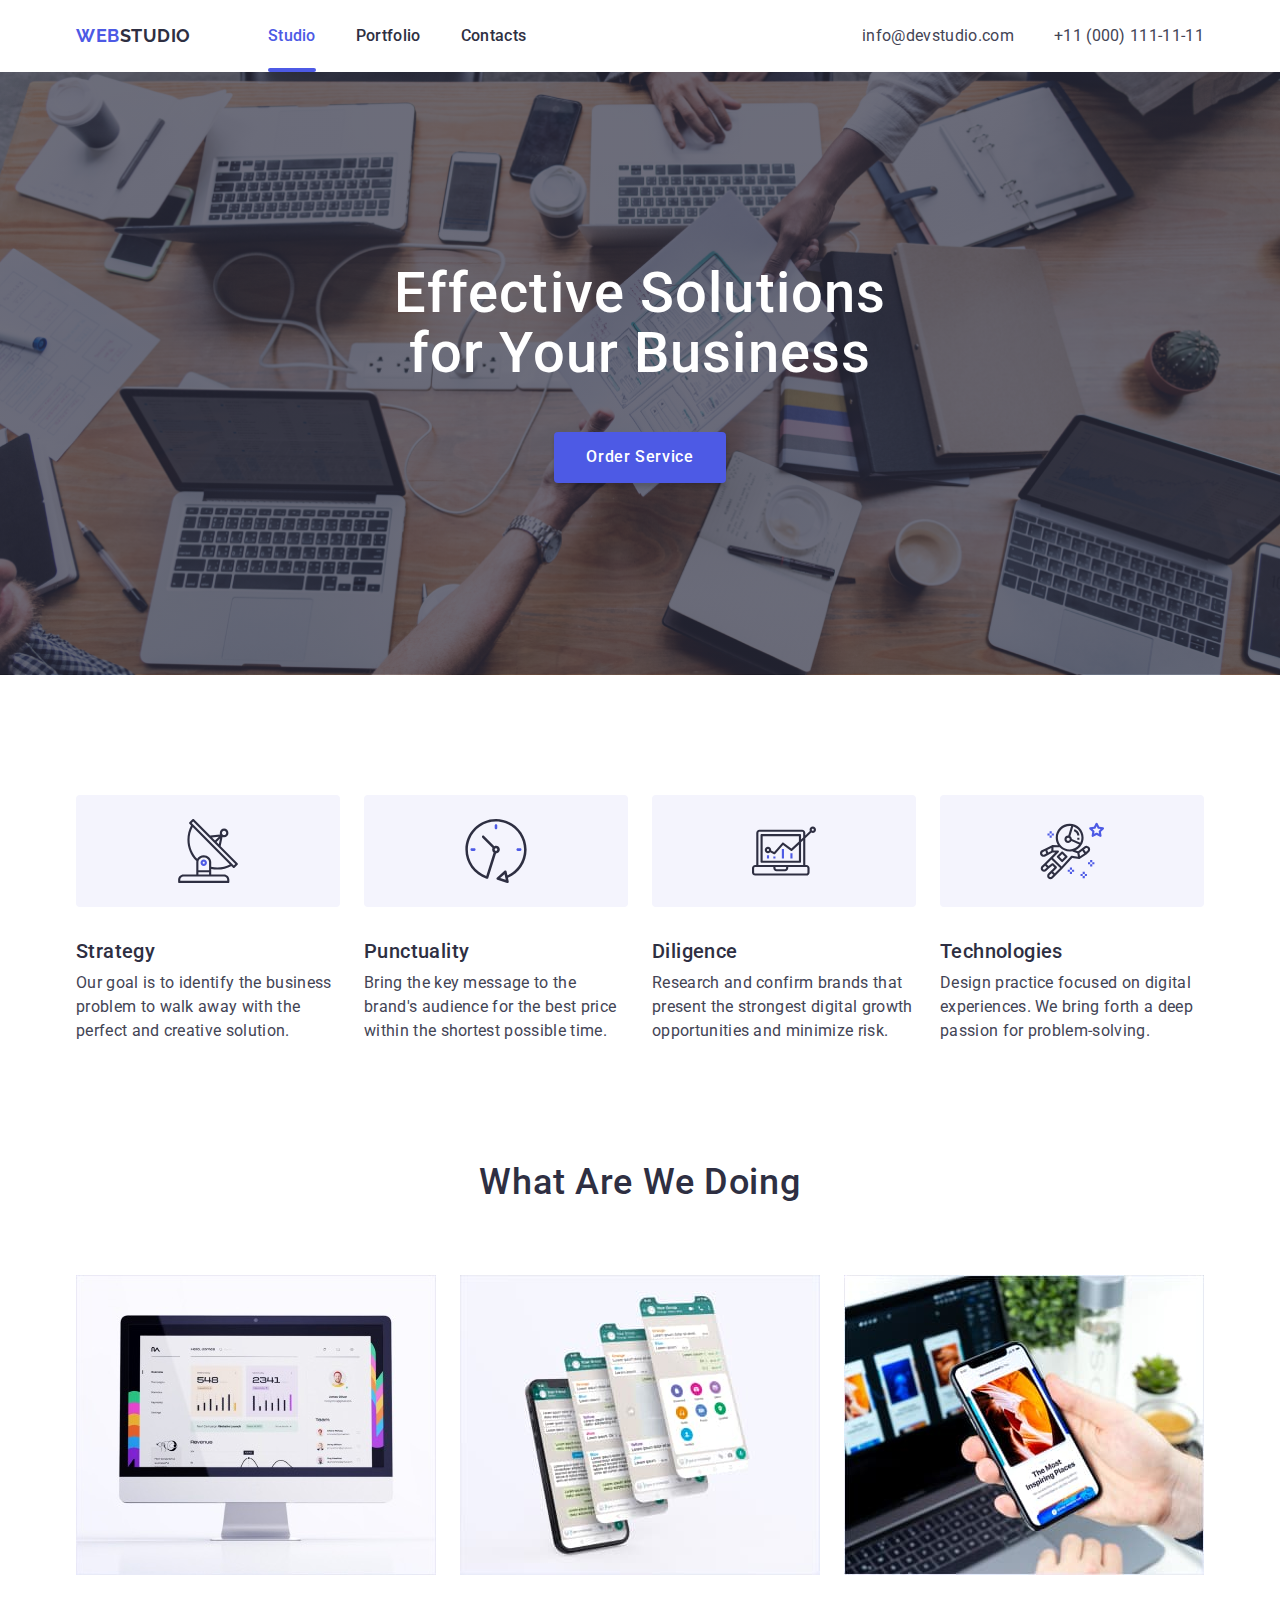
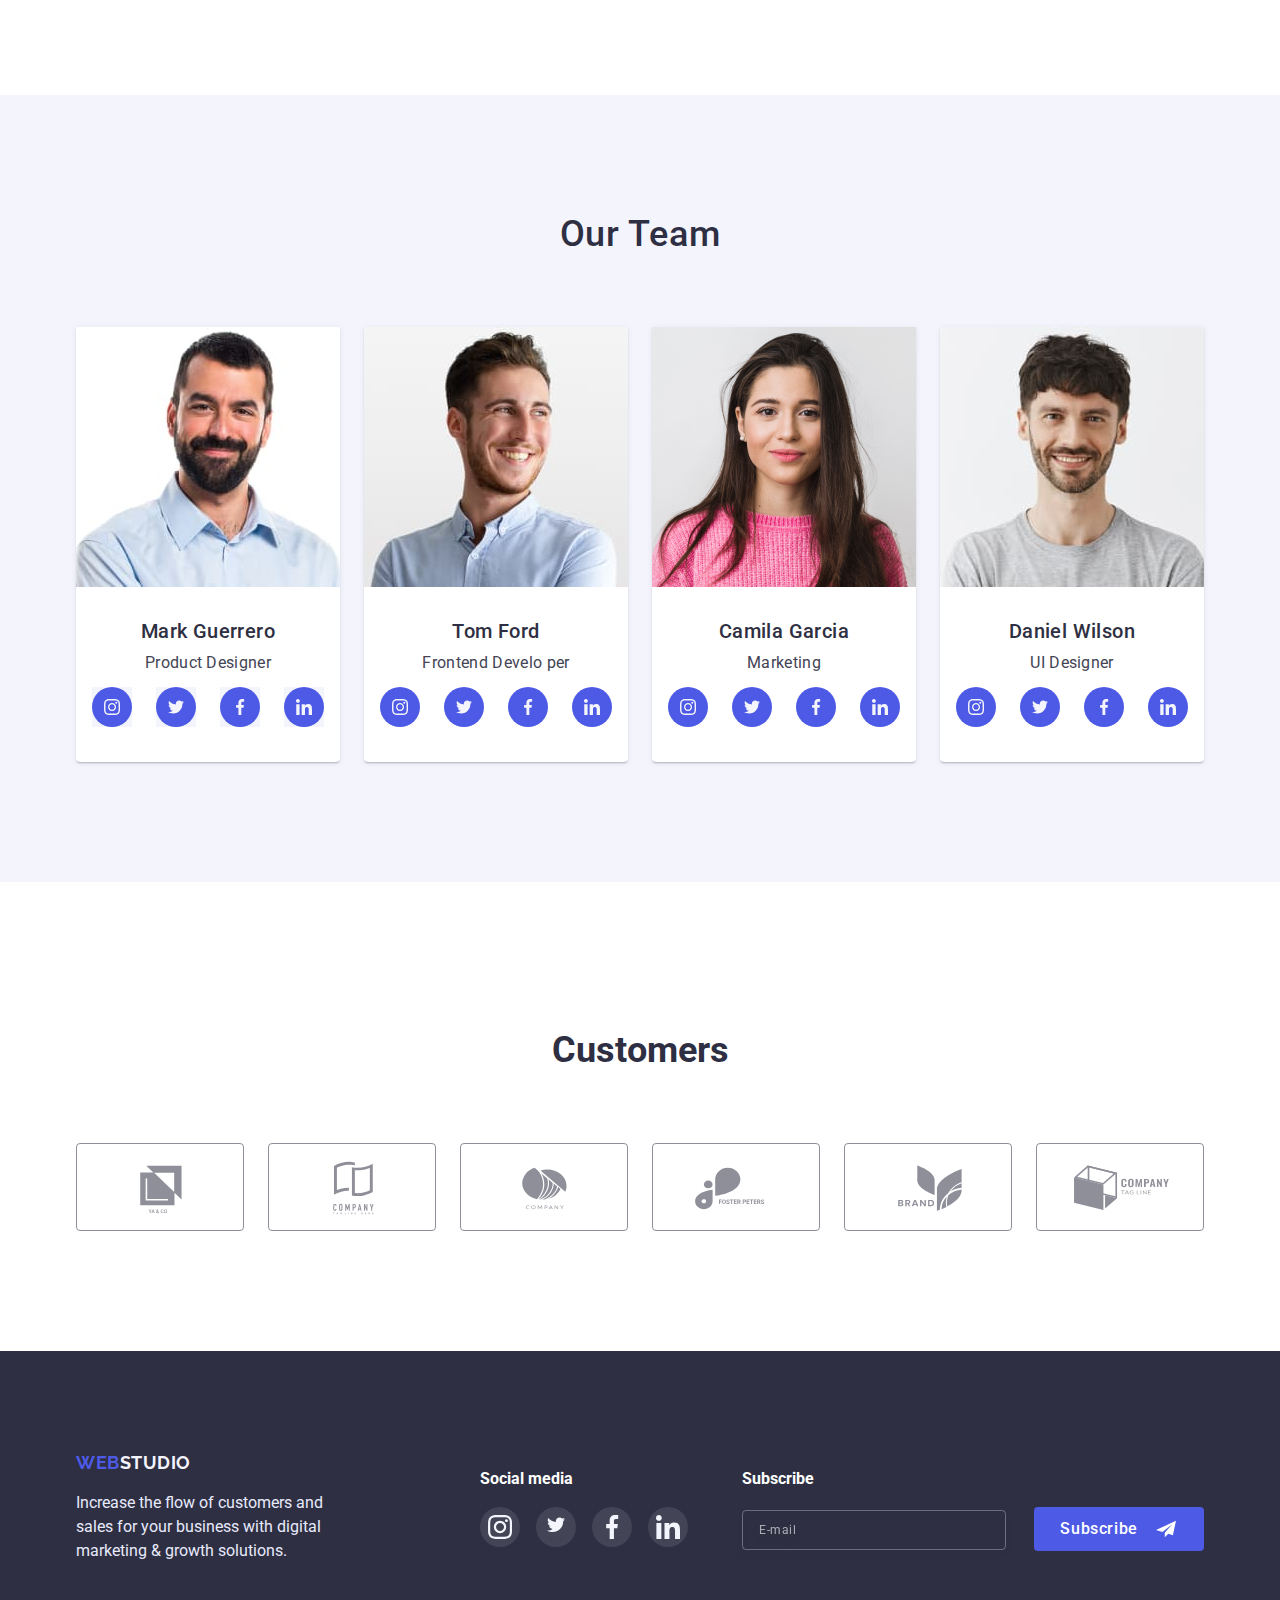
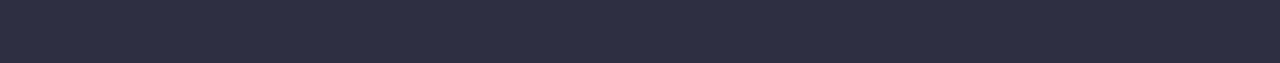
<file: index.html>
<!DOCTYPE html>
<html lang="en">
  <head>
    <meta charset="UTF-8" />
    <meta http-equiv="X-UA-Compatible" content="IE=edge" />
    <meta name="viewport" content="width=device-width, initial-scale=1.0" />
    <title>Studio</title>
    <link href="https://fonts.googleapis.com/css2?family=Raleway:wght@700&family=Roboto:wght@400;500;700;900&display=swap" rel="stylesheet" />
    <link rel="stylesheet" href="https://cdnjs.cloudflare.com/ajax/libs/modern-normalize/1.1.0/modern-normalize.min.css" />
    <link rel="stylesheet" href="./css/styles.css" />
  </head>
  <body>
    <header class="header">
      <div class="header-nav container">
        <nav class="main-nav">
          <a href="./index.html" class="logo"><span class="logo-web">WEB</span>STUDIO</a>
          <ul class="site-nav list">
            <li class="item menu-item"><a class="link menu-link active" href="#">Studio</a></li>
            <li class="item menu-item"><a class="link menu-link " href="./portfolio.html">Portfolio</a></li>
            <li class="item menu-item"><a class="link menu-link " href="/">Contacts</a></li>
          </ul>
        </nav>

        <ul class="contact-list list">
          <li class="item">
            <a class="contact-info link" href="mailto:info@devstudio.com">info@devstudio.com</a>
          </li>
          <li class="item"><a class="contact-info link" href="tel:+11(000)1111111">+11 (000) 111-11-11</a></li>
        </ul>
      </div>
    </header>

    <main>
      <section class="hero">
        <div class="container">
          <h1 class="hero-title title">
            Effective Solutions<br />
            for Your Business
          </h1>
          <button data-modal-open type="button" class="hero-btn btn">Order Service</button>
        </div>
      </section>

      <section class="features section">
        <div class="container">
          <h2 class="visually-hidden">Features</h2>
          <ul class="features-list list">
            <li class="features-item">
              <div class="list-icons">
                <svg class="list-icon">
                  <use href="./images/symbol-defs.svg#icon-antenna"></use>
                </svg>
              </div>
              <h3 class="features-name name">Strategy</h3>
              <p class="features-text description">
                Our goal is to identify the business problem to walk away with the perfect and creative solution.
              </p>
            </li>
            <li class="features-item">
              <div class="list-icons">
                <svg class="list-icon">
                  <use href="./images/symbol-defs.svg#icon-clock"></use>
                </svg>
              </div>
              <h3 class="features-name name">Punctuality</h3>
              <p class="features-text description">
                Bring the key message to the brand's audience for the best price within the shortest possible time.
              </p>
            </li>
            <li class="features-item">
              <div class="list-icons">
                <svg class="list-icon">
                  <use href="./images/symbol-defs.svg#icon-diagram"></use>
                </svg>
              </div>
              <h3 class="features-name name">Diligence</h3>
              <p class="features-text description">
                Research and confirm brands that present the strongest digital growth opportunities and minimize risk.
              </p>
            </li>
            <li class="features-item">
              <div class="list-icons">
                <svg class="list-icon">
                  <use href="./images/symbol-defs.svg#icon-astronaut"></use>
                </svg>
              </div>
              <h3 class="features-name name">Technologies</h3>
              <p class="features-text description">
                Design practice focused on digital experiences. We bring forth a deep passion for problem-solving.
              </p>
            </li>
          </ul>
        </div>
      </section>

      <section class="product section">
        <div class="container">
          <h2 class="title">What are we doing</h2>
          <ul class="product-list list">
            <li class="product-item">
              <img width="360" height="300" src="./images/photo-1.jpg" alt="desktop" />
            </li>
            <li class="product-item">
              <img width="360" height="300" src="./images/photo-2.jpg" alt="cell phones" />
            </li>
            <li class="product-item">
              <img width="360" height="300" src="./images/photo-3.jpg" alt="demonstration of the application" />
            </li>
          </ul>
        </div>
      </section>

      <section class="team section">
        <div class="container">
          <h2 class="title">Our Team</h2>
          <ul class="team-list list">
            <li class="team-item">
              <img width="264" height="260" src="./images/teamcard-1.jpg" alt="Mark Guerrero" />
              <div class="team-item-container">
                <h3 class="name">Mark Guerrero</h3>
                <p class="description">Product Designer</p>
                <ul class="team-social list">
                  <li class="team">
                    <a href="#" class="team-icons">
                      <svg class="team-icon">
                        <use href="./images/symbol-defs.svg#icon-instagram"></use>
                      </svg>
                    </a>
                  </li>
                  <li class="team">
                    <a href="#" class="team-icons">
                      <svg class="team-icon">
                        <use href="./images/symbol-defs.svg#icon-twitter"></use>
                      </svg>
                    </a>
                  </li>
                  <li class="team">
                    <a href="#" class="team-icons">
                      <svg class="team-icon">
                        <use href="./images/symbol-defs.svg#icon-facebook"></use>
                      </svg>
                    </a>
                  </li>
                  <li class="team">
                    <a href="#" class="team-icons">
                      <svg class="team-icon">
                        <use href="./images/symbol-defs.svg#icon-linkedin"></use>
                      </svg>
                    </a>
                  </li>
                </ul>
              </div>
            </li>
            <li class="team-item">
              <img width="264" height="260" src="./images/teamcard-2.jpg" alt="Tom Ford" />
              <div class="team-item-container">
                <h3 class="name">Tom Ford</h3>
                <p class="description">Frontend Develo per</p>
                <ul class="team-social list">
                  <li>
                    <a href="#" class="team-icons">
                      <svg class="team-icon">
                        <use href="./images/symbol-defs.svg#icon-instagram"></use>
                      </svg>
                    </a>
                  </li>
                  <li>
                    <a href="#" class="team-icons">
                      <svg class="team-icon">
                        <use href="./images/symbol-defs.svg#icon-twitter"></use>
                      </svg>
                    </a>
                  </li>
                  <li>
                    <a href="#" class="team-icons">
                      <svg class="team-icon">
                        <use href="./images/symbol-defs.svg#icon-facebook"></use>
                      </svg>
                    </a>
                  </li>
                  <li>
                    <a href="#" class="team-icons">
                      <svg class="team-icon">
                        <use href="./images/symbol-defs.svg#icon-linkedin"></use>
                      </svg>
                    </a>
                  </li>
                </ul>
              </div>
            </li>
            <li class="team-item">
              <img width="264" height="260" src="./images/teamcard-3.jpg" alt="Camila Garcia " />
              <div class="team-item-container">
                <h3 class="name">Camila Garcia</h3>
                <p class="description">Marketing</p>
                <ul class="team-social list">
                  <li>
                    <a href="#" class="team-icons">
                      <svg class="team-icon">
                        <use href="./images/symbol-defs.svg#icon-instagram"></use>
                      </svg>
                    </a>
                  </li>
                  <li>
                    <a href="#" class="team-icons">
                      <svg class="team-icon">
                        <use href="./images/symbol-defs.svg#icon-twitter"></use>
                      </svg>
                    </a>
                  </li>
                  <li>
                    <a href="#" class="team-icons">
                      <svg class="team-icon">
                        <use href="./images/symbol-defs.svg#icon-facebook"></use>
                      </svg>
                    </a>
                  </li>
                  <li>
                    <a href="#" class="team-icons">
                      <svg class="team-icon">
                        <use href="./images/symbol-defs.svg#icon-linkedin"></use>
                      </svg>
                    </a>
                  </li>
                </ul>
              </div>
            </li>
            <li class="team-item">
              <img width="264" height="260" src="./images/teamcard-4.jpg" alt="Daniel Wilson" />
              <div class="team-item-container">
                <h3 class="name">Daniel Wilson</h3>
                <p class="description">UI Designer</p>
                <ul class="team-social list">
                  <li>
                    <a href="#" class="team-icons">
                      <svg class="team-icon">
                        <use href="./images/symbol-defs.svg#icon-instagram"></use>
                      </svg>
                    </a>
                  </li>
                  <li>
                    <a href="#" class="team-icons">
                      <svg class="team-icon">
                        <use href="./images/symbol-defs.svg#icon-twitter"></use>
                      </svg>
                    </a>
                  </li>
                  <li>
                    <a href="#" class="team-icons">
                      <svg class="team-icon">
                        <use href="./images/symbol-defs.svg#icon-facebook"></use>
                      </svg>
                    </a>
                  </li>
                  <li>
                    <a href="#" class="team-icons">
                      <svg class="team-icon">
                        <use href="./images/symbol-defs.svg#icon-linkedin"></use>
                      </svg>
                    </a>
                  </li>
                </ul>
              </div>
            </li>
          </ul>
        </div>
      </section>
      <!-- Customers -->
      <section class="customer-section section">
        <div class="customer-container container">
          <h2 class="customer-title">Customers</h2>
          <ul class="customer-partners">
            <li class="customer-list list">
              <a href="#" class="customer-logos">
                <svg class="customer-logo">
                  <use href="./images/symbol-defs.svg#icon-Logo-1"></use>
                </svg>
              </a>
            </li>
            <li class="customer-list list">
              <a href="#" class="customer-logos">
                <svg class="customer-logo">
                  <use href="./images/symbol-defs.svg#icon-Logo-2"></use>
                </svg>
              </a>
            </li>
            <li class="customer-list list">
              <a href="#" class="customer-logos">
                <svg class="customer-logo">
                  <use href="./images/symbol-defs.svg#icon-Logo-3"></use>
                </svg>
              </a>
            </li>
            <li class="customer-list list">
              <a href="#" class="customer-logos">
                <svg class="customer-logo">
                  <use href="./images/symbol-defs.svg#icon-Logo-4"></use>
                </svg>
              </a>
            </li>
            <li class="customer-list list">
              <a href="#" class="customer-logos">
                <svg class="customer-logo">
                  <use href="./images/symbol-defs.svg#icon-Logo-5"></use>
                </svg>
              </a>
            </li>
            <li class="customer-list list">
              <a href="#" class="customer-logos">
                <svg class="customer-logo">
                  <use href="./images/symbol-defs.svg#icon-Logo-6"></use>
                </svg>
              </a>
            </li>
          </ul>
        </div>
      </section>
    </main>

    <footer class="footer">
      <div class="footer-container container">
        <div class="footer-recommend">
          <a href="./index.html" class="logo-footer"><span class="logo-web">WEB</span>STUDIO</a>
          <p class="footer-text">Increase the flow of customers and sales for your business with digital marketing & growth solutions.</p>
        </div>
        <div class="footer-social">
          <p class="footer-title">Social media</p>
          <ul class="footer-media">
            <li class="footer-list">
              <a href="#" class="footer-icons">
                <svg class="footer-icon">
                  <use href="./images/symbol-defs.svg#icon-instagram-2"></use>
                </svg>
              </a>
            </li>
            <li class="footer-list">
              <a href="#" class="footer-icons">
                <svg class="footer-icon">
                  <use href="./images/symbol-defs.svg#icon-twitter-2"></use>
                </svg>
              </a>
            </li>
            <li class="footer-list">
              <a href="#" class="footer-icons">
                <svg class="footer-icon">
                  <use href="./images/symbol-defs.svg#icon-facebook-2"></use>
                </svg>
              </a>
            </li>
            <li class="footer-list">
              <a href="#" class="footer-icons">
                <svg class="footer-icon">
                  <use href="./images/symbol-defs.svg#icon-linkedin-2"></use>
                </svg>
              </a>
            </li>
          </ul>
        </div>

        <div class="box-subscribe">
          <p class="footer-title">Subscribe</p>
          <form>
            <input class="input-email" type="email" name="subscribe" placeholder="E-mail">
            <button class="button-subscribe" type="submit">Subscribe
              <svg class="subscribe-icon">
                <use href="./images/symbol-defs.svg#icon-subscribe"></use>
              </svg>
            </button>
          </form>
        </div>

      </div>
       
    </footer>
    
    <div class="backdrop  is-hidden" data-modal>
      <div class="modal">
        <p class="title-modal">Leave your contacts and we will call you back</p>
          <form>
            
    
            <div class="uni-form-name">
              <label for="name">Name</label>
              <div class="position-name">
                <input type="text" name="name" id="name" required>
                <svg class="modal-svg">
                  <use href="./images/symbol-defs.svg#icon-user"></use>
                </svg>
              </div>
            </div>
            <div class="uni-form">
              <label for="tel">Phone</label>
              <div class="position-name">
                <input type="tel" name="tel" id="tel" required>
                <svg class="modal-svg-tel">
                  <use href="./images/symbol-defs.svg#icon-phone"></use>
                </svg>
              </div>
            </div>
            <div class="uni-form">
              <label for="email">Email</label>
              <div class="position-name">
                <input type="email" name="email" id="email">
                <svg class="modal-svg-email">
                  <use href="./images/symbol-defs.svg#icon-email"></use>
                </svg>
              </div>
            </div>
            <div class="uni-form">
              <label for="coment">Comment</label>
              <textarea class="textarea" name="coment" id="coment" cols="30" rows="10" placeholder="Text input"></textarea>
            </div>
            <label class="label">
              <input class="checkbox" type="checkbox" name="checkbox">
              <span class="icon-checkbox"></span>
              <h3 class="content-checkbox">I accept the terms and conditions of the <a class="link-chechbox" href="#">Privacy Policy</a></h3>
            </label>
            <div class="box-button-send">
              <button class="button-modal-send" type="submit">Send</button>
            </div>
        
             <button data-modal-close type="button" class="modal-button">
            <svg class="modal-icon">
              <use href="./images/symbol-defs.svg#icon-close"></use>
            </svg>
            </button>
          </form>
       
      </div>
    </div>

    <script src="./js/modal.js"></script>
  </body>
</html>
</file>
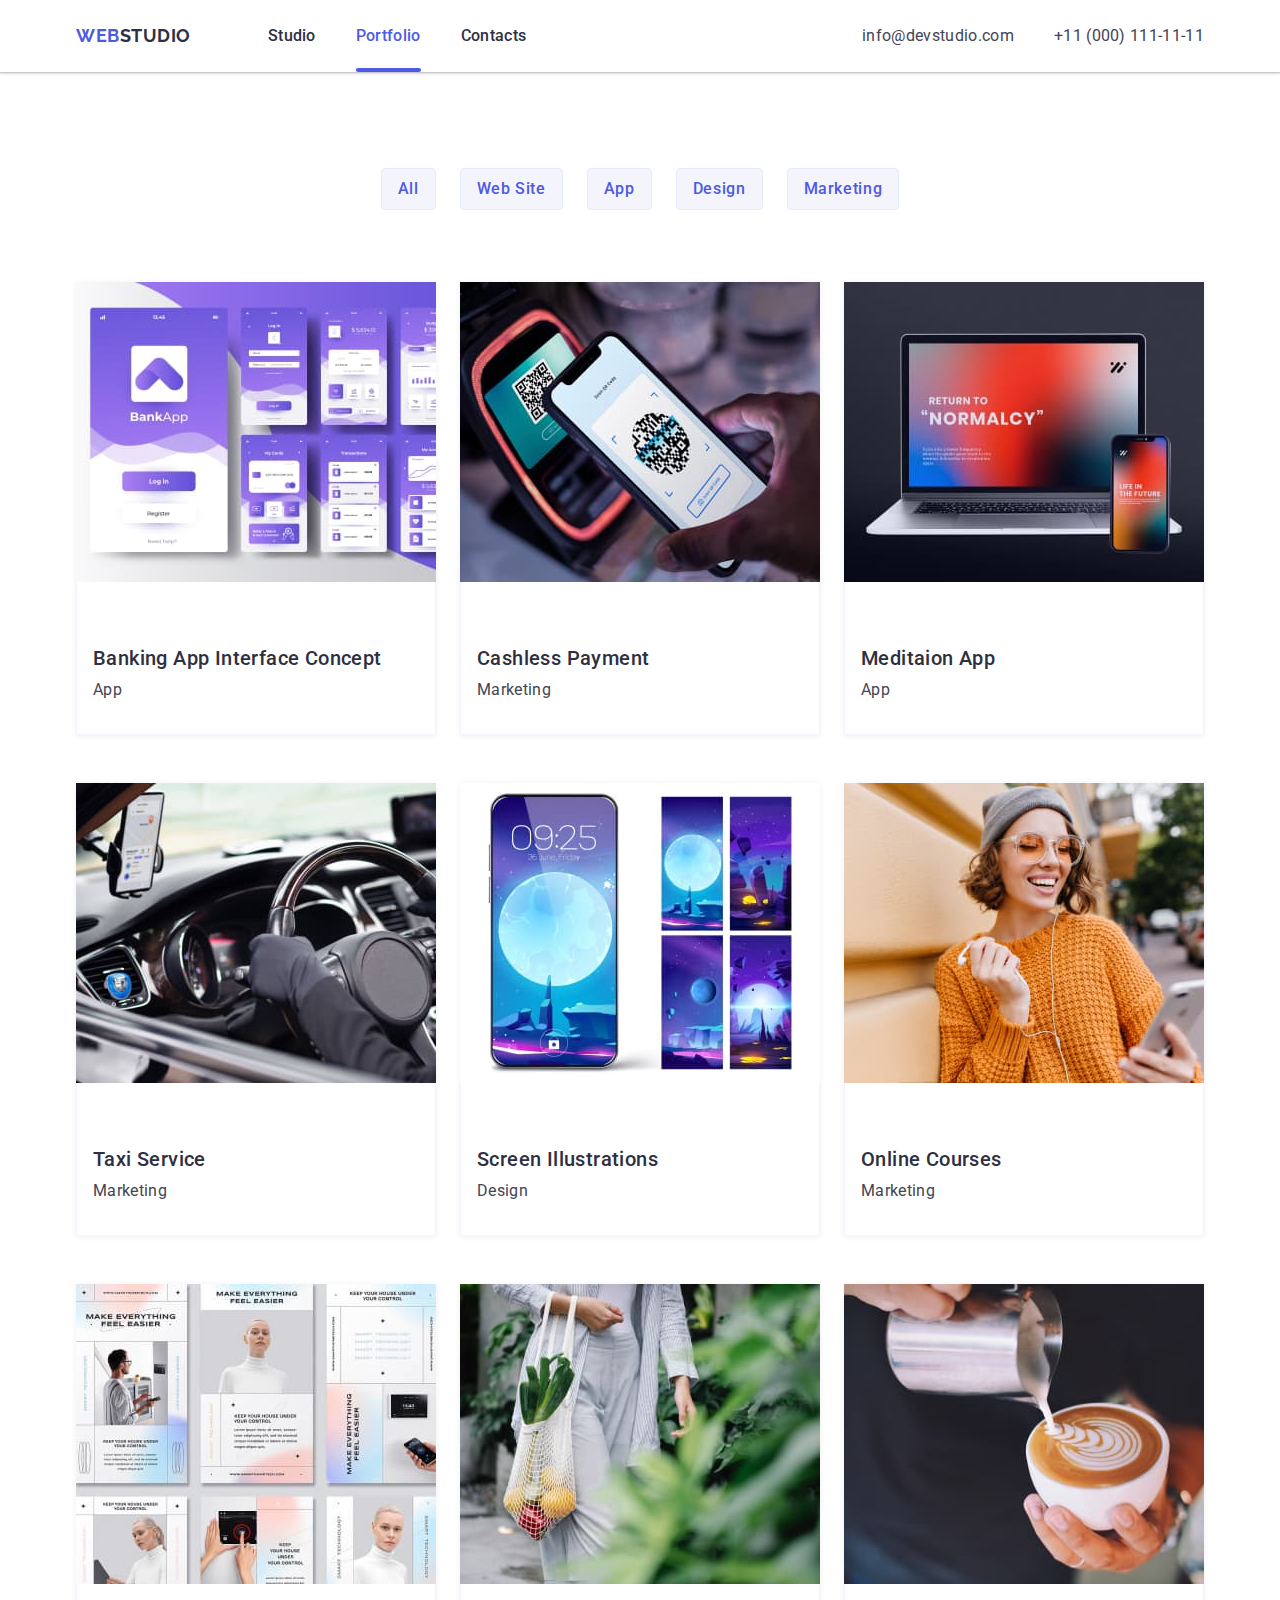
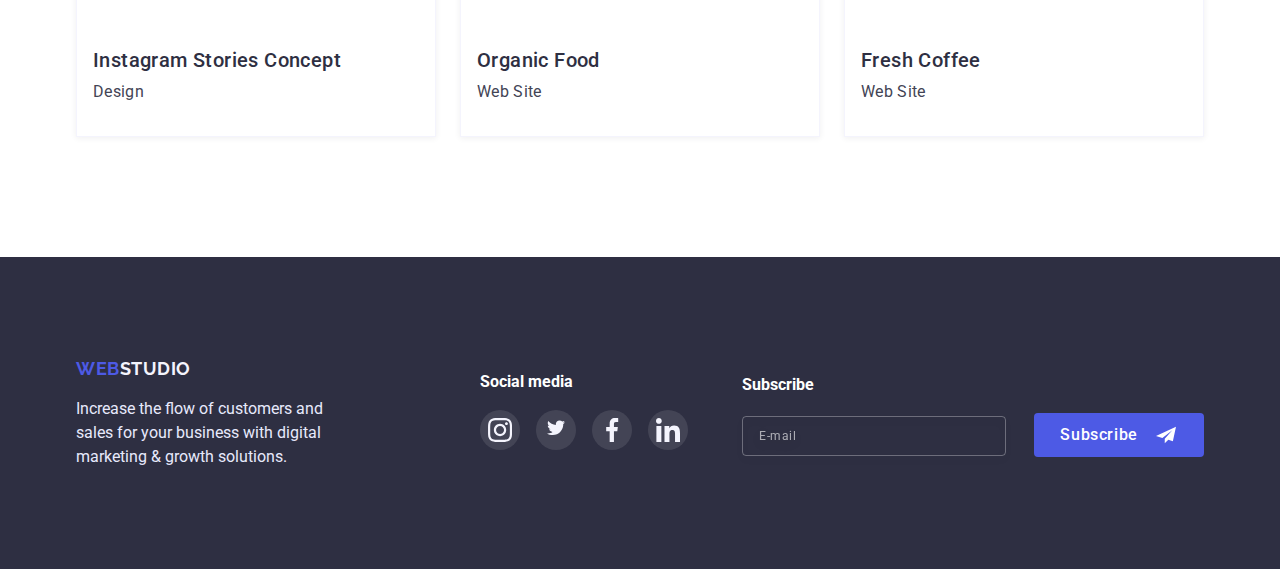
<file: portfolio.html>
<!DOCTYPE html>
<html lang="en">
  <head>
    <meta charset="UTF-8" />
    <meta http-equiv="X-UA-Compatible" content="IE=edge" />
    <meta name="viewport" content="width=device-width, initial-scale=1.0" />
    <title>Portfolio</title>
    <link href="https://fonts.googleapis.com/css2?family=Raleway:wght@700&family=Roboto:wght@400;500;700;900&display=swap" rel="stylesheet" />
    <link rel="stylesheet" href="https://cdnjs.cloudflare.com/ajax/libs/modern-normalize/1.1.0/modern-normalize.min.css" />
    <link rel="stylesheet" href="./css/styles.css" />
  </head>
  <body>
    <header class="header">
      <div class="header-nav container">
        <nav class="main-nav">
          <a href="./index.html" class="logo"><span class="logo-web">WEB</span>STUDIO</a>
          <ul class="site-nav list">
            <li class="item menu-item"><a class="link menu-link" href="./index.html">Studio</a></li>
            <li class="item menu-item"><a class="link menu-link active" href="#">Portfolio</a></li>
            <li class="item menu-item"><a class="link menu-link" href="#">Contacts</a></li>
          </ul>
        </nav>

        <ul class="contact-list list">
          <li class="item">
            <a class="contact-info link" href="mailto:info@devstudio.com">info@devstudio.com</a>
          </li>
          <li class="item"><a class="contact-info link" href="tel:+11(000)1111111">+11 (000) 111-11-11</a></li>
        </ul>
      </div>
    </header>

    <main>
      <h1 class="visually-hidden">Page Portfolio</h1>
      <section class="section content">
        <div class="container">
          <h2 class="visually-hidden">Content</h2>
          <ul class="list filter-btns">
            <li class="item"><button type="button" class="btn content-btn">All</button></li>
            <li class="item"><button type="button" class="btn content-btn">Web Site</button></li>
            <li class="item"><button type="button" class="btn content-btn">App</button></li>
            <li class="item"><button type="button" class="btn content-btn">Design</button></li>
            <li class="item"><button type="button" class="btn content-btn">Marketing</button></li>
          </ul>
          <ul class="content-list list">
            <li class="content-item">
              <a class="card-link link" href="">
                <div class="portfolio-overlay">
                  <img width="360" height="300" src="./images/gallery-1.jpg" alt="Banking App Interface Concept" />
                  <div class="overlay">
                    <p class="overlay-text">
                      14 Stylish and User-Friendly App Design Concepts · Task Manager App · Calorie Tracker App · Exotic Fruit Ecommerce App · Cloud
                      Storage App
                    </p>
                  </div>
                </div>
                <div class="text-img">
                  <h3 class="name">Banking App Interface Concept</h3>
                  <p class="description">App</p>
                </div>
              </a>
            </li>
            <li class="content-item">
              <a class="card-link link" href="">
                <div class="portfolio-overlay">
                  <img width="360" height="300" src="./images/gallery-2.jpg" alt="Cashless Payment" />
                  <div class="overlay">
                    <p class="overlay-text">
                      14 Stylish and User-Friendly App Design Concepts · Task Manager App · Calorie Tracker App · Exotic Fruit Ecommerce App · Cloud
                      Storage App
                    </p>
                  </div>
                </div>
                <div class="text-img">
                  <h3 class="name">Cashless Payment</h3>
                  <p class="description">Marketing</p>
                </div>
              </a>
            </li>
            <li class="content-item">
              <a class="card-link link" href="">
                <div class="portfolio-overlay">
                  <img width="360" height="300" src="./images/gallery-3.jpg" alt=">Meditaion App" />
                  <div class="overlay">
                    <p class="overlay-text">
                      14 Stylish and User-Friendly App Design Concepts · Task Manager App · Calorie Tracker App · Exotic Fruit Ecommerce App · Cloud
                      Storage App
                    </p>
                  </div>
                </div>
                <div class="text-img">
                  <h3 class="name">Meditaion App</h3>
                  <p class="description">App</p>
                </div>
              </a>
            </li>
            <li class="content-item">
              <a class="card-link link" href="">
                <div class="portfolio-overlay">
                  <img width="360" height="300" src="./images/gallery-4.jpg" alt="Taxi Service" />
                  <div class="overlay">
                    <p class="overlay-text">
                      14 Stylish and User-Friendly App Design Concepts · Task Manager App · Calorie Tracker App · Exotic Fruit Ecommerce App · Cloud
                      Storage App
                    </p>
                  </div>
                </div>
                <div class="text-img">
                  <h3 class="name">Taxi Service</h3>
                  <p class="description">Marketing</p>
                </div>
              </a>
            </li>
            <li class="content-item">
              <a class="card-link link" href="">
                <div class="portfolio-overlay">
                  <img width="360" height="300" src="./images/gallery-5.jpg" alt="Screen Illustrations" />
                  <div class="overlay">
                    <p class="overlay-text">
                      14 Stylish and User-Friendly App Design Concepts · Task Manager App · Calorie Tracker App · Exotic Fruit Ecommerce App · Cloud
                      Storage App
                    </p>
                  </div>
                </div>
                <div class="text-img">
                  <h3 class="name">Screen Illustrations</h3>
                  <p class="description">Design</p>
                </div>
              </a>
            </li>
            <li class="content-item">
              <a class="card-link link" href="">
                <div class="portfolio-overlay">
                  <img width="360" height="300" src="./images/gallery-6.jpg" alt="Online Courses" />
                  <div class="overlay">
                    <p class="overlay-text">
                      14 Stylish and User-Friendly App Design Concepts · Task Manager App · Calorie Tracker App · Exotic Fruit Ecommerce App · Cloud
                      Storage App
                    </p>
                  </div>
                </div>
                <div class="text-img">
                  <h3 class="name">Online Courses</h3>
                  <p class="description">Marketing</p>
                </div>
              </a>
            </li>
            <li class="content-item">
              <a class="card-link link" href="">
                <div class="portfolio-overlay">
                  <img width="360" height="300" src="./images/gallery-7.jpg" alt="Instagram Stories Concept" />
                  <div class="overlay">
                    <p class="overlay-text">
                      14 Stylish and User-Friendly App Design Concepts · Task Manager App · Calorie Tracker App · Exotic Fruit Ecommerce App · Cloud
                      Storage App
                    </p>
                  </div>
                </div>
                <div class="text-img">
                  <h3 class="name">Instagram Stories Concept</h3>
                  <p class="description">Design</p>
                </div>
              </a>
            </li>
            <li class="content-item">
              <a class="card-link link" href="">
                <div class="portfolio-overlay">
                  <img width="360" height="300" src="./images/gallery-8.jpg" alt="Organic Food" />
                  <div class="overlay">
                    <p class="overlay-text">
                      14 Stylish and User-Friendly App Design Concepts · Task Manager App · Calorie Tracker App · Exotic Fruit Ecommerce App · Cloud
                      Storage App
                    </p>
                  </div>
                </div>
                <div class="text-img">
                  <h3 class="name">Organic Food</h3>
                  <p class="description">Web Site</p>
                </div>
              </a>
            </li>
            <li class="content-item">
              <a class="card-link link" href="">
                <div class="portfolio-overlay">
                  <img width="360" height="300" src="./images/gallery-9.jpg" alt="Fresh Coffee" />
                  <div class="overlay">
                    <p class="overlay-text">
                      14 Stylish and User-Friendly App Design Concepts · Task Manager App · Calorie Tracker App · Exotic Fruit Ecommerce App · Cloud
                      Storage App
                    </p>
                  </div>
                </div>
                <div class="text-img">
                  <h3 class="name">Fresh Coffee</h3>
                  <p class="description">Web Site</p>
                </div>
              </a>
            </li>
          </ul>
        </div>
      </section>
    </main>

    <footer class="footer">
      <div class="footer-container container">
        <div class="footer-recommend">
          <a href="./index.html" class="logo-footer"><span class="logo-web">WEB</span>STUDIO</a>
          <p class="footer-text">Increase the flow of customers and sales for your business with digital marketing & growth solutions.</p>
        </div>
        <div class="footer-social">
          <h2 class="footer-title">Social media</h2>
          <ul class="footer-media">
            <li class="footer-list">
              <a href="#" class="footer-icons">
                <svg class="footer-icon">
                  <use href="./images/symbol-defs.svg#icon-instagram-2"></use>
                </svg>
              </a>
            </li>
            <li class="footer-list">
              <a href="#" class="footer-icons">
                <svg class="footer-icon">
                  <use href="./images/symbol-defs.svg#icon-twitter-2"></use>
                </svg>
              </a>
            </li>
            <li class="footer-list">
              <a href="#" class="footer-icons">
                <svg class="footer-icon">
                  <use href="./images/symbol-defs.svg#icon-facebook-2"></use>
                </svg>
              </a>
            </li>
            <li class="footer-list">
              <a href="#" class="footer-icons">
                <svg class="footer-icon">
                  <use href="./images/symbol-defs.svg#icon-linkedin-2"></use>
                </svg>
              </a>
            </li>
          </ul>
        </div>

        <div class="box-subscribe">
          <p class="footer-title">Subscribe</p>
          <form>
            <input class="input-email" type="email" name="subscribe" placeholder="E-mail">
            <button class="button-subscribe" type="submit">Subscribe
              <svg class="subscribe-icon">
                <use href="./images/symbol-defs.svg#icon-subscribe"></use>
              </svg>
            </button>
          </form>
        </div>

      </div>
    </footer>
  </body>
</html>
</file>
<file: css/styles.css>
:root {
  --color-primary-white: #ffffff;
  --color-text: #434455;
  --color-dark: #2e2f42;
  --color-primary-brand: #4d5ae5;
  --color-light: #f4f4fd;
  --color-accent: #e7e9fc;
  --subtle-color: #8e8f99;
  --sucsses-color: #31d0aa;
  --font-weight-main: 500;
  --font-size-main: 16px;
  --line-height-main: 1.5;
  --letter-spacing-main: 0.02em;
}

body {
  font-family: "Roboto", sans-serif;
  font-size: var(--font-size-main);
  line-height: var(--line-height-main);
  color: var(--color-text);
  background: var(--color-primary-white);
}

img {
  display: block;
}

ul {
  list-style: none;
  padding: 0;
  margin: 0;
}

.container {
  text-align: center;
  max-width: 1158px;
  margin: 0 auto;
  padding-left: 15px;
  padding-right: 15px;
}

.section {
  padding: 120px 0px;
}

.section.no-padding {
  padding-top: 0;
  padding-bottom: 0;
}
.list {
  margin: 0;
  padding: 0;
  list-style: none;
}

.link {
  font-weight: var(--font-weight-main);
  letter-spacing: var(--letter-spacing-main);
  color: var(--color-dark);
  text-decoration: none;
}

.link:hover,
.link:focus {
  color: inherit;
}

.link:active {
  color: var(--color-primary-brand);
}

.btn {
  display: inline-block;
  font-family: inherit;
  cursor: pointer;
  font-weight: var(--font-weight-main);
  font-size: var(--font-size-main);
  letter-spacing: 0.04em;
  border-radius: 4px;
  border: 1px solid transparent;
}

.visually-hidden {
  position: absolute;
  width: 1px;
  height: 1px;
  margin: -1px;
  border: 0;
  padding: 0;

  white-space: nowrap;
  clip-path: inset(100%);
  clip: rect(0 0 0 0);
  overflow: hidden;
}

.title {
  margin-top: 0;
  margin-bottom: 0;
  font-weight: var(--font-weight-main);
  font-size: 36px;
  line-height: 1.11;
  text-align: center;
  letter-spacing: var(--letter-spacing-main);
  color: var(--color-dark);
  text-transform: capitalize;
}

.name {
  margin: 32px 0px 8px 0px;
  font-weight: var(--font-weight-main);
  font-size: 20px;
  line-height: 1.2;
  letter-spacing: var(--letter-spacing-main);
  color: var(--color-dark);
}

.description {
  margin-top: 0;
  margin-bottom: 0;
  font-weight: 400;
  letter-spacing: var(--letter-spacing-main);
  color: var(--color-text);
}

h2.title {
  margin-bottom: 72px;
}

/* ---Logo section--- */

.header {
  background-color: #ffffff;
  box-shadow: 0px 2px 1px rgba(46, 47, 66, 0.08), 0px 1px 1px rgba(46, 47, 66, 0.16), 0px 1px 6px rgba(46, 47, 66, 0.08);
}

.header-nav {
  display: flex;
  align-items: center;
}

.main-nav {
  display: flex;
  align-items: center;
}

.logo,
.logo-footer {
  display: block;
  margin-right: 77px;

  color: var(--color-dark);
  font-family: "Raleway", sans-serif;
  font-weight: 700;
  font-size: 18px;
  line-height: 1.33;
  letter-spacing: 0.03em;
  text-decoration: none;
}
.logo-web {
  color: var(--color-primary-brand);
}

.site-nav {
  display: flex;
  padding: 24px 0px;
  font-weight: 700;
  color: var(--color-dark);
}

.site-nav .item:not(:last-child) {
  margin-right: 40px;
}

.menu-item {
  position: relative;
  margin: 0px 40px 0px 0px;
}
.active::after {
  content: "";
  position: absolute;
  left: 0;
  bottom: -24px;
  width: 100%;

  height: 4px;
  background-color: var(--color-primary-brand);
  border-radius: 2px;
}

.menu-link.active {
  color: var(--color-primary-brand);
}

.menu-item {
  line-height: 1,5;
  color: var(--color-text);
}

.menu-link:hover,
.menu-linr:focus {
  color: var(--color-primary-brand);
}

.menu-link {
  transition: color 250ms cubic-bezier(0.4, 0, 0.2, 1);
}

.contact-list {
  display: flex;
  margin-left: auto;
}

.contact-list .item:not(:last-child) {
  margin-right: 40px;
}

.contact-info {
  font-weight: inherit;
  color: inherit;
}

.contact-info:hover,
.contact-info:focus {
  color: var(--color-primary-brand);
}

.contact-info {
  transition: color 250ms cubic-bezier(0.4, 0, 0.2, 1);
}

/* ---Hero section--- */

.hero {
  padding-top: 192px;
  padding-bottom: 192px;
  text-align: center;
  background-color: var(--color-dark);
  background-image: linear-gradient(rgba(46, 47, 66, 0.7), rgba(46, 47, 66, 0.7)), url(../images/people-office.png);
  background-position: center;
  background-repeat: no-repeat;
  background-size: cover;
  max-width: 100%;
  margin: 0 auto;
}

.hero-title.title {
  margin-bottom: 48px;
  font-size: 56px;
  line-height: 1.07;
  text-transform: none;
  color: var(--color-primary-white);
}

.hero-btn.btn {
  line-height: 1.18;
  color: var(--color-primary-white);
  background-color: var(--color-primary-brand);
  box-shadow: 0px 4px 4px rgba(0, 0, 0, 0.15);
  padding: 16px 32px;
  min-width: 170px;
  cursor: pointer;
  border: 1px solid var(--color-primery-band);
  border-radius: 4px;
  transition: background-color 250ms cubic-bezier(0.4, 0, 0.2, 1), box-shadow 250ms cubic-bezier(0.4, 0, 0.2, 1);
  letter-spacing: 0.04em;
}

.hero-btn.btn:hover,
.hero-btn.btn:focus {
  background: #404bbf;
  box-shadow: 0px 4px 4px rgba(0, 0, 0, 0.15);
}

/* ---Features Section--- */

.features-list {
  display: flex;
}

.features-item {
  width: 264px;
  text-align: left;
}

.features-item:not(:last-child) {
  margin-right: 24px;
}

.list-icons {
  margin-bottom: 8px;
  width: 264px;
  height: 112px;
  border-radius: 4px;
  background-color: var(--color-light);
  display: flex;
  align-items: center;
  justify-content: center;
}

.list-icon {
  width: 64px;
  height: 64px;
}

/* ---Product section--- */
.product.section {
  padding-top: 0px;
}

.product-list {
  display: flex;
}

.product-item:not(:last-child) {
  margin-right: 24px;
}

/* ---Team section--- */

.team {
  background-color: var(--color-light);
}

.team-list {
  display: flex;
}

.team-item {
  background-color: var(--color-primary-white);
  box-shadow: 0px 1px 6px rgba(46, 47, 66, 0.08), 0px 1px 1px rgba(46, 47, 66, 0.16), 0px 2px 1px rgba(46, 47, 66, 0.08);
  border-radius: 0px 0px 4px 4px;
}

.team-item:not(:last-child) {
  margin-right: 24px;
}

.team-social {
  display: flex;
  padding: 12px 16px 35px 16px;
  justify-content: space-between;
}

.team-icons {
  width: 40px;
  height: 40px;
  border-radius: 50%;
  background-color: #4d5ae5;
  display: flex;
  align-items: center;
  justify-content: center;
  transition: background-color 250ms cubic-bezier(0.4, 0, 0.2, 1);
}

.team-icons:hover,
.team-icons:focus {
  background-color: #404bbf;
}



.team-icon {
  width: 16px;
  height: 16px;
}

/* Customers */

.customer-section {
  padding-bottom: 120px;
}

.customer-title {
  margin-bottom: 72px;
  font-weight: 700;
  font-size: 36px;
  line-height: 1.11;
  letter-spacing: 0.02;
  text-align: center;
  text-transform: capitalize;
  color: var(--color-dark);
}

.customer-partners {
  display: flex;
}

.customer-list {
  margin-right: 24px;
}

.customer-list:last-child {
  margin-right: 0px;
}

.customer-logos {
  height: 88px;
  width: 168px;
  border: 1px solid var(--subtle-color);
  border-radius: 4px;
  display: flex;
  align-items: center;
  justify-content: center;
  transition: border 250ms cubic-bezier(0.4, 0, 0.2, 1);
}

.customer-logos:hover,
.customer-logos:focus {
  border: 1px solid var(--color-primary-brand);
}

.customer-logo {
  height: 88px;
  width: 104px;
  fill: var(--subtle-color);
  transition: fill 250ms cubic-bezier(0.4, 0, 0.2, 1);
}

.customer-logos:hover .customer-logo,
.customer-logos:focus .customer-logo {
  fill: var(--color-primary-brand);
}
/* ---Footer section--- */

.footer {
  background: var(--color-dark);
  padding: 100px 0px;
}

.footer-container {
  display: flex;
}

.footer-recommend {
  margin-right: 120px;
}

.logo-footer {
  color: var(--color-light);
  margin-bottom: 16px;
  text-align: left;
}

.footer-text {
  color: #e7e9fc;
  width: 284px;
  margin-top: 16px;
  margin-bottom: 0px;
  line-height: 1.5;
  text-align: left;
}

.footer-title {
  margin-bottom: 16px;
  font-size: 16px;
  font-weight: 700;
  line-height: 1, 5;
  letter-spacing: 0, 02em;
  color: #ffffff;
  text-align: left;
}

.footer-media {
  display: flex;
}

.footer-list {
  margin-right: 16px;
}
.footer-list:last-child {
  margin-right: 0px;
}

.footer-icons {
  width: 40px;
  height: 40px;
  border-radius: 50%;
  background-color: rgba(255, 255, 255, 0.1);
  display: flex;
  align-items: center;
  justify-content: center;
  transition: background-color 250ms cubic-bezier(0.4, 0, 0.2, 1);
}

.footer-icons:hover,
.footer-icons:focus {
  background-color: var(--sucsses-color);
}

.footer-icon {
  width: 24px;
  height: 24px;
}

/* ---Portfolio.html stylesheet--- */

.section.content {
  padding-top: 96px;
}

.filter-btns {
  display: flex;
  justify-content: center;
  margin-bottom: 72px;
}

.filter-btns .item:not(:last-child) {
  margin-right: 24px;
}

.content-btn.btn {
  line-height: var(--line-height-main);
  color: var(--color-primary-brand);
  background-color: var(--color-light);
  border-color: var(--color-accent);
  padding: 8px 16px;

  transition: color 250ms cubic-bezier(0.4, 0, 0.2, 1),
  background-color cubic-bezier(0.4, 0, 0.2, 1),
  border-color cubic-bezier(0.4, 0, 0.2, 1),
  box-shadow cubic-bezier(0.4, 0, 0.2, 1);
}

.content-btn:hover.btn,
.content-btn:focus.btn {
  color: var(--color-primary-white);
  background-color: var(--color-primary-brand);
  box-shadow: 0px 3px 1px rgba(0, 0, 0, 0.1), 0px 2px 1px rgba(0, 0, 0, 0.08), 0px 2px 2px rgba(0, 0, 0, 0.12);
  border-color: 1px solid transparent;
}

.content-list {
  display: flex;
  flex-wrap: wrap;
}

.content-item {
  margin-right: 24px;
  margin-bottom: 48px;
  max-width: calc((100% - 48px) / 3);
  background: inherit;
  box-shadow: 0px 1px 6px rgba(46, 47, 66, 0.08);
}
.card-link:hover {
  box-shadow: 0px 1px 6px rgba(46, 47, 66, 0.08), 0px 1px 1px rgba(46, 47, 66, 0.16), 0px 2px 1px rgba(46, 47, 66, 0.08);
  display: block;
}

.content-item:nth-child(3n) {
  margin-right: 0;
}

.content-item:nth-last-child(-n + 3) {
  margin-bottom: 0;
}

.text-img {
  padding-top: 32px;
  padding-bottom: 32px;
  padding-left: 16px;
  border: 0.5px solid #f4f4fd;
  border-top: none;
}

.text-img .name {
  text-align: left;
}

.text-img .description {
  text-align: left;
}

/* ---overlay--- */

.portfolio-overlay {
  position: relative;
  overflow: hidden;
}

.overlay {
  position: absolute;
  top: 0;
  left: 0;
  width: 100%;
  height: 100%;
  background-color: #4d5ae5;

  padding: 40px 32px;
  transform: translateY(100%);
  transition: transform 250ms cubic-bezier(0.4, 0, 0.2, 1);
}

.content-item:hover .overlay {
  transform: translateY(0%);
}

.overlay-text {
  line-height: 1.5;
  letter-spacing: 0.02em;
  color: #ffffff;
}

/* --- Backdrop--- */

.backdrop {
  position: fixed;
  z-index: 10;
  top: 0;
  left: 0;
  height: 100%;
  width: 100%;
  background-color: rgba(46, 47, 66, 0.4);

  opacity: 1;
  transition: opacity 250ms cubic-bezier(0.4, 0, 0.2, 1);
}
.backdrop.is-hidden {
  opacity: 0;
  pointer-events: none;
}
backdrop.is-hidden .modal {
  transform: translate(-50%, -50%) scale(1.1);
}
.modal {
  position: absolute;
  top: 50%;
  left: 50%;
  transform: translate(-50%, -50%) scale(1);
  min-height: 576px;
  min-width: 408px;
  background-color: #fcfcfc;
  box-shadow: 0px 1px 1px rgba(0, 0, 0, 0.14), 0px 1px 3px rgba(0, 0, 0, 0.12), 0px 2px 1px rgba(0, 0, 0, 0.2);
  border-radius: 4px;

  transition: transform 250ms cubic-bezier(0.4, 0, 0.2, 1);
}
.modal-button {
  position: absolute;
  top: 24px;
  right: 24px;

  width: 24px;
  height: 24px;
  background-color: var(--color-accent);
  border: 1px solid rgba(0, 0, 0, 0.1);
  border-radius: 50%;

  display: flex;
  align-items: center;
  justify-content: center;

  cursor: pointer;

  transition: border 250ms cubic-bezier(0.4, 0, 0.2, 1),
  background-color 250ms cubic-bezier(0.4, 0, 0.2, 1),
  fill 250ms cubic-bezier(0.4, 0, 0.2, 1);
}

.modal-button:hover,
.modal-button:focus {
  background-color: #404BBF;
  fill: var(--color-primary-white);
  border: 1px solid #404BBF;
}
  
.modal-icon {
  width: 8px;
  height: 8px;
}

 /* --Subscribe-- */

 .box-subscribe label {
   width: 264px;
 }

 .input-email:focus {
   border: 1px solid #404BBF;
   outline: transparent;
 }

 .input-email {
   
   background-color: inherit;
   padding-left: 16px;
   height: 40px;
   width: 264px;
   color: rgba(255, 255, 255, 0.6);
   line-height: calc(24/12);
   font-size: 12px;
   letter-spacing: 0.04em;
   border: 1px solid rgba(255, 255, 255, 0.3);
   filter: drop-shadow(0px 4px 4px rgba(0, 0, 0, 0.15));
   border-radius: 4px;
   outline: none;
   transition: filter 250ms cubic-bezier(0.4, 0, 0.2, 1),
     border 250ms cubic-bezier(0.4, 0, 0.2, 1);
 }

 .input-email::placeholder {
   
   line-height: calc(24/12);
   font-size: 12px;
   letter-spacing: 0.04em;
   color: rgba(255, 255, 255, 0.6);
 }

 .box-subscribe {
   margin-left: auto;
 }

 .subscribe-icon {
   width: 24px;
   height: 20px;
   margin-left: 16px;
   display: flex;
   justify-content: center;
   align-items: center;
 }

 .button-subscribe:hover {
   background-color: #404BBF;
   box-shadow: 0px 4px 4px rgba(0, 0, 0, 0.15);
   border-radius: 4px;
 }

 .button-subscribe {
   display: inline-flex;
   background-color: var(--color-primary-brand);
   color: #ffffff;
   margin-left: 24px;
   padding-top: 8px;
   padding-left: 24px;
   padding-right: 24px;
   padding-bottom: 8px;
   border-radius: 4px;
   border-color: transparent;
   font-size: 16px;
   justify-content: center;
   align-items: center;
  
   font-weight: 500;
   letter-spacing: 0.04em;
   line-height: calc(24 / 16);
   cursor: pointer;
   transition: background-color 250ms cubic-bezier(0.4, 0, 0.2, 1),
   box-shadow 250ms cubic-bezier(0.4, 0, 0.2, 1),
   border-radius 250ms cubic-bezier(0.4, 0, 0.2, 1);

 }

 /* ----------------Backdrop Form----------------- */

 .modal {
  padding: 72px 24px 24px 24px;
 }

 .uni-form input:focus {
   border: 1px solid var(--color-primary-brand);
   outline: none;
 }

 .uni-form-name input:focus {
   border: 1px solid var(--color-primary-brand);
   outline: none;
 }

 .uni-form-name input:focus~.modal-svg {
   fill: var(--color-primary-brand);
 }


 .uni-form input:focus~.modal-svg-email,
 .uni-form input:focus~.modal-svg-tel {
   fill: var(--color-primary-brand);
 }

 .uni-form {
   display: flex;
   flex-direction: column;
   position: relative;
 }

 .uni-form-name {
   display: flex;
   flex-direction: column;
 }

 .uni-form-name label {
  font-weight: 400;
   font-size: 12px;
   line-height: calc(16 / 12);
   letter-spacing: 0.04em;
   color: #757575;
   margin-top: 0;
   margin-bottom: 4px;
 }

 .uni-form label {
   font-weight: 400;
   font-size: 12px;
   line-height: calc(16 / 12);
   letter-spacing: 0.04em;
   color: #757575;
   margin-top: 8px;
   margin-bottom: 4px;
 }

 .uni-form-name input,
 .uni-form input {
   width: 360px;
   height: 40px;
   border: 1px solid rgba(33, 33, 33, 0.2);
   border-radius: 4px;
   padding-left: 38px;
   transition: border 250ms cubic-bezier(0.4, 0, 0.2, 1);
 }

 .modal-svg-email {
   position: absolute;
   top: 50%;
   transform: translateY(-50%);
   left: 17.5px;
   width: 18px;
   height: 24px;
   transition: fill 250ms cubic-bezier(0.4, 0, 0.2, 1);
 }

 .modal-svg-tel {
   position: absolute;
   top: 50%;
   left: 19px;
   width: 18px;
   height: 24px;
   transform: translateY(-50%);
   transition: fill 250ms cubic-bezier(0.4, 0, 0.2, 1);
 }

 .modal-svg {
   position: absolute;
   top: 50%;
   transform: translateY(-50%);
   left: 19px;
   width: 13px;
   height: 13px;
   transition: fill 250ms cubic-bezier(0.4, 0, 0.2, 1);
 }

 .textarea {
   border: 1px solid rgba(33, 33, 33, 0.2);
   border-radius: 4px;
   width: 360px;
   font-size: 12px;
   font-family: inherit;
   line-height: calc(16 / 12);
   letter-spacing: 0.04em;
   height: 120px;
   padding-left: 16px;
   padding-top: 8px;
   resize: none;
   transition: border 250ms cubic-bezier(0.4, 0, 0.2, 1);
 }

 .uni-form textarea::placeholder {
   
   font-size: 12px;
   line-height: calc(16 / 12);
   letter-spacing: 0.04em;
   color: rgba(117, 117, 117, 0.5);
 }

 .textarea:focus {
   border: 1px solid var(--color-primary-brand);
   outline: none;
 }

 .position-name {
   position: relative;
 }

 .title-modal {
   
   font-weight: 500;
   font-size: 16px;
   line-height: calc(24 / 16);
   letter-spacing: 0.02em;
   color: var(--color-text);
   margin-right: auto;
   margin-left: auto;
   margin-bottom: 14px;
 }

 .checkbox {
   -webkit-appearance: none;
   -moz-appearance: none;
   appearance: none;
   position: absolute;
   top: 0;
   left: 0;
 }

 .icon-checkbox {
   display: inline-block;
   width: 16px;
   height: 16px;
   border: 1.25px solid black;
   border-radius: 2px;
   margin-top: 16px;

 }

 .checkbox:checked+.icon-checkbox {
   background-color: #404BBF;
   background-image: url("../images/Vector.svg");
   background-position: center;
   background-repeat: no-repeat;
   background-origin: border-box;
   border-color: #404BBF;
 }

 .label {
   display: flex;
 }

 .content-checkbox {
   font-weight: 400;
   color: #757575;
   margin-top: 16px;
   font-size: 12px;
   line-height: calc(16 / 12);
   letter-spacing: 0.04em;
   margin-left: 8px;
 }

 .link-chechbox {
   font-weight: 400;
   font-size: 12px;
   line-height: calc(16 / 12);
   letter-spacing: 0.04em;
   color: #4D5AE5;
 }

 

 .button-modal-send {
   padding: 16px 32px 16px 32px;
   background-color: var(--color-primary-brand);
   color: #FFFFFF;
   
   font-weight: 500;
   font-size: 16px;
   line-height: calc(24 / 16);
   letter-spacing: 0.04em;
   border: none;
   margin-top: 24px;
   min-width: 169px;
   cursor: pointer;
   box-shadow: 0px 4px 4px rgba(0, 0, 0, 0.15);
   border-radius: 4px;
   transition: box-shadow 250ms cubic-bezier(0.4, 0, 0.2, 1),
     background-color cubic-bezier(0.4, 0, 0.2, 1),
     border-radius 250ms cubic-bezier(0.4, 0, 0.2, 1);
 }

 .box-button-send {
   display: flex;
   justify-content: center;
   align-items: center;
 }

 .button-modal-send:hover {
   background-color: #404BBF;
   box-shadow: 0px 4px 4px rgba(0, 0, 0, 0.15);
   border-radius: 4px;
 }
</file>
